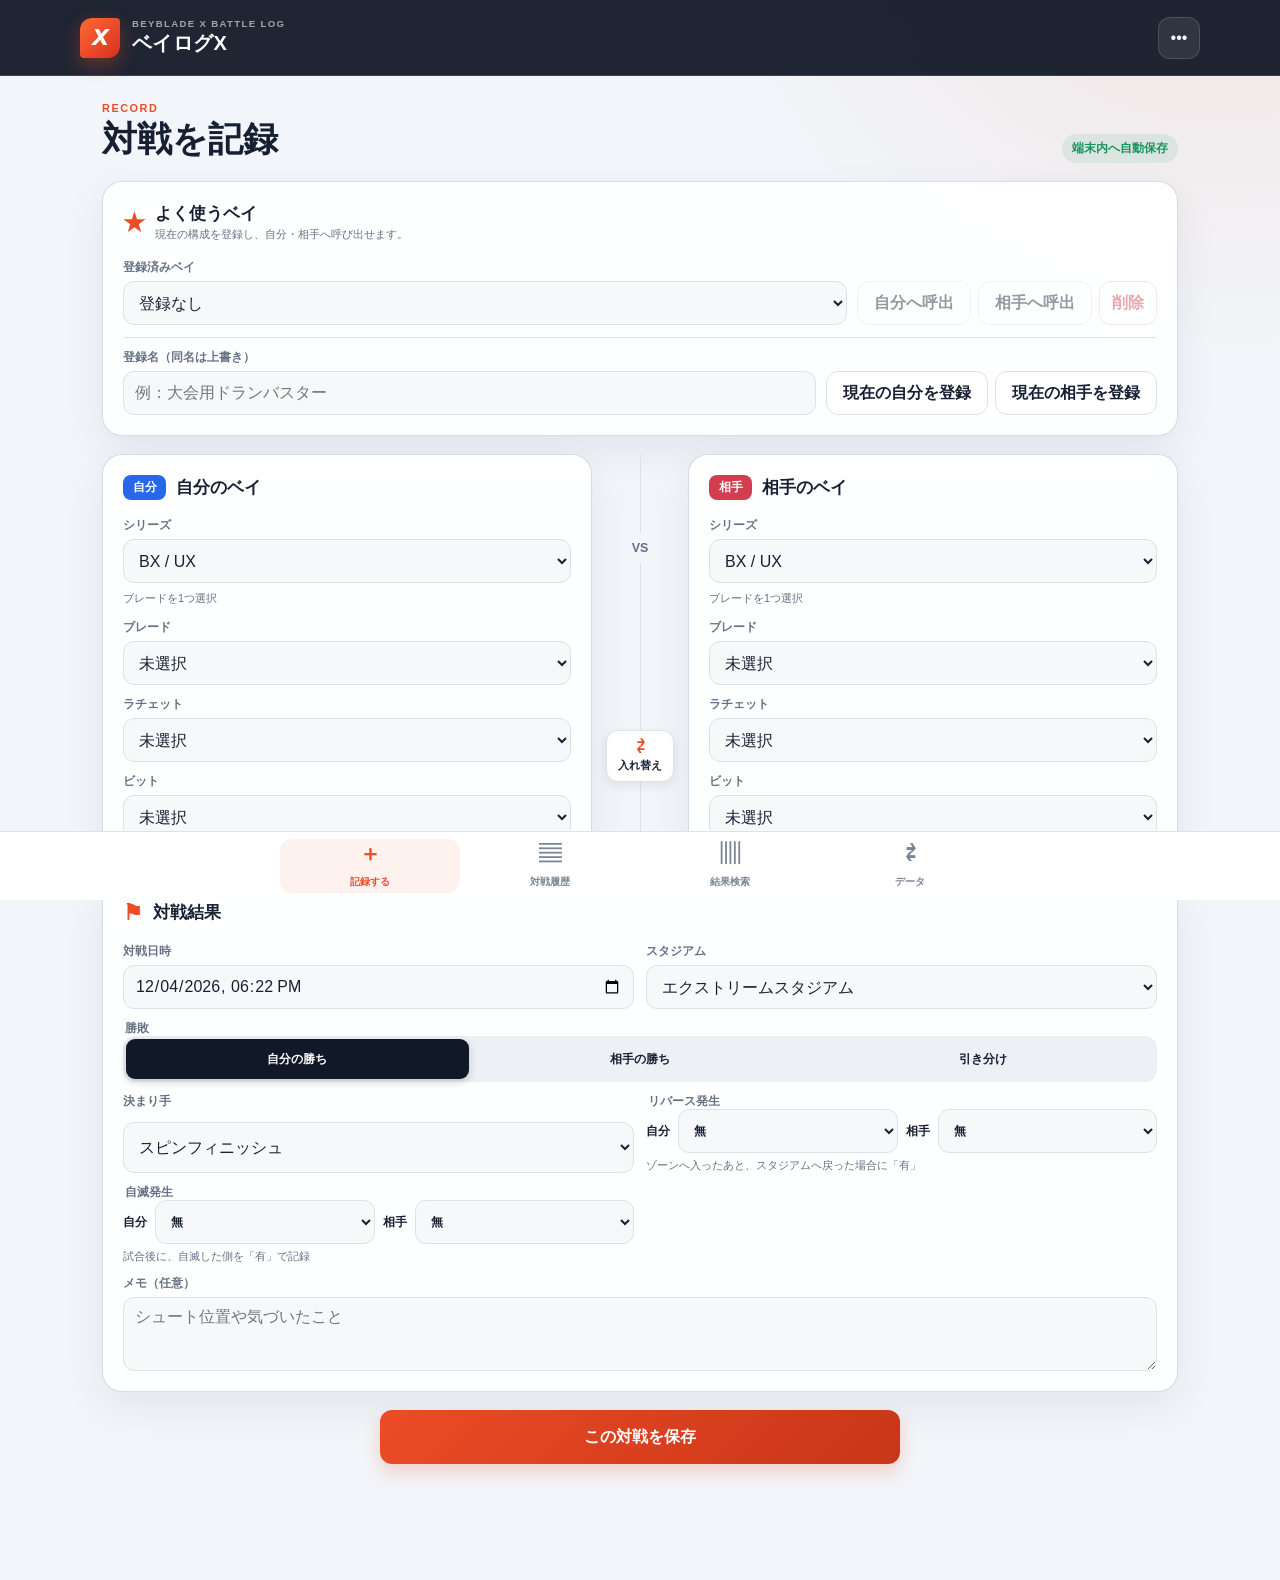
<file: docs/index.html>
<!doctype html>
<html lang="ja">
<head>
  <meta charset="utf-8">
  <meta name="viewport" content="width=device-width, initial-scale=1, viewport-fit=cover">
  <meta name="theme-color" content="#111827">
  <meta name="description" content="ベイブレードXの対戦記録・勝敗分析アプリ">
  <title>ベイログX Web</title>
  <link rel="manifest" href="./manifest.webmanifest">
  <link rel="icon" href="./icon.svg" type="image/svg+xml">
  <link rel="stylesheet" href="./styles.css">
</head>
<body>
  <header class="app-header">
    <div class="brand">
      <div class="brand-mark" aria-hidden="true">X</div>
      <div>
        <p class="eyebrow">BEYBLADE X BATTLE LOG</p>
        <h1>ベイログX</h1>
      </div>
    </div>
    <button id="data-menu-button" class="icon-button" type="button" aria-expanded="false" aria-controls="data-menu">
      <span aria-hidden="true">•••</span><span class="sr-only">データメニュー</span>
    </button>
    <div id="data-menu" class="data-menu" hidden>
      <button type="button" data-action="export-json">JSONバックアップを書き出す</button>
      <button type="button" data-action="import-json">JSONバックアップを読み込む</button>
      <button type="button" data-action="export-csv">CSVを書き出す</button>
    </div>
  </header>

  <main>
    <section id="record-view" class="view is-active" aria-labelledby="record-title">
      <div class="page-heading">
        <div>
          <p class="eyebrow">RECORD</p>
          <h2 id="record-title">対戦を記録</h2>
        </div>
        <span id="storage-status" class="status-pill">保存領域を確認中</span>
      </div>

      <form id="battle-form">
        <section class="card favorite-card">
          <div class="card-title">
            <span class="title-icon" aria-hidden="true">★</span>
            <div>
              <h3>よく使うベイ</h3>
              <p>現在の構成を登録し、自分・相手へ呼び出せます。</p>
            </div>
          </div>
          <div class="favorite-load-row">
            <label class="field">
              <span>登録済みベイ</span>
              <select id="favorite-select"><option value="">登録なし</option></select>
            </label>
            <div class="favorite-buttons">
              <button id="favorite-apply-my" class="secondary-button" type="button">自分へ呼出</button>
              <button id="favorite-apply-opponent" class="secondary-button" type="button">相手へ呼出</button>
              <button id="favorite-delete" class="favorite-delete-button" type="button">削除</button>
            </div>
          </div>
          <div class="favorite-save-row">
            <label class="field">
              <span>登録名（同名は上書き）</span>
              <input id="favorite-name" type="text" maxlength="40" placeholder="例：大会用ドランバスター">
            </label>
            <div class="favorite-buttons">
              <button id="favorite-save-my" class="secondary-button" type="button">現在の自分を登録</button>
              <button id="favorite-save-opponent" class="secondary-button" type="button">現在の相手を登録</button>
            </div>
          </div>
        </section>

        <div class="versus-grid">
          <section class="card config-card">
            <div class="card-title">
              <span class="side-badge mine">自分</span>
              <h3>自分のベイ</h3>
            </div>
            <div id="my-config" class="config-fields"></div>
          </section>

          <div class="versus-mark">
            <span class="versus-label" aria-hidden="true">VS</span>
            <button id="swap-sides" class="swap-button" type="button" aria-label="自分と相手を入れ替える">
              <span aria-hidden="true">⇄</span>
              入れ替え
            </button>
          </div>

          <section class="card config-card">
            <div class="card-title">
              <span class="side-badge opponent">相手</span>
              <h3>相手のベイ</h3>
            </div>
            <div id="opponent-config" class="config-fields"></div>
          </section>
        </div>

        <section class="card result-card">
          <div class="card-title">
            <span class="title-icon" aria-hidden="true">⚑</span>
            <h3>対戦結果</h3>
          </div>
          <div class="form-grid result-grid">
            <label class="field">
              <span>対戦日時</span>
              <input id="played-at" type="datetime-local" required>
            </label>
            <label class="field">
              <span>スタジアム</span>
              <select id="stadium">
                <option>エクストリームスタジアム</option>
                <option>インフィニティスタジアム</option>
              </select>
            </label>
            <fieldset class="field fieldset-wide">
              <legend>勝敗</legend>
              <div class="segmented three">
                <label><input type="radio" name="winner" value="自分の勝ち" checked><span>自分の勝ち</span></label>
                <label><input type="radio" name="winner" value="相手の勝ち"><span>相手の勝ち</span></label>
                <label><input type="radio" name="winner" value="引き分け"><span>引き分け</span></label>
              </div>
            </fieldset>
            <label class="field">
              <span>決まり手</span>
              <select id="finish">
                <option>スピンフィニッシュ</option>
                <option>オーバーフィニッシュ</option>
                <option>バーストフィニッシュ</option>
                <option>エクストリームフィニッシュ</option>
                <option>その他</option>
              </select>
            </label>
            <fieldset class="field">
              <legend>リバース発生</legend>
              <div class="reverse-grid">
                <label>自分 <select id="my-reverse"><option value="false">無</option><option value="true">有</option></select></label>
                <label>相手 <select id="opponent-reverse"><option value="false">無</option><option value="true">有</option></select></label>
              </div>
              <small>ゾーンへ入ったあと、スタジアムへ戻った場合に「有」</small>
            </fieldset>
            <fieldset class="field">
              <legend>自滅発生</legend>
              <div class="reverse-grid">
                <label>自分 <select id="my-self-destruct"><option value="false">無</option><option value="true">有</option></select></label>
                <label>相手 <select id="opponent-self-destruct"><option value="false">無</option><option value="true">有</option></select></label>
              </div>
              <small>試合後に、自滅した側を「有」で記録</small>
            </fieldset>
            <label class="field fieldset-wide">
              <span>メモ（任意）</span>
              <textarea id="note" rows="3" placeholder="シュート位置や気づいたこと"></textarea>
            </label>
          </div>
        </section>

        <button class="primary-button save-button" type="submit">この対戦を保存</button>
      </form>
    </section>

    <section id="history-view" class="view" aria-labelledby="history-title">
      <div class="page-heading">
        <div>
          <p class="eyebrow">HISTORY</p>
          <h2 id="history-title">対戦履歴</h2>
        </div>
        <button class="secondary-button" type="button" data-action="export-json">バックアップ</button>
      </div>
      <div id="history-summary" class="summary-grid"></div>
      <div id="history-list" class="history-list"></div>
    </section>

    <section id="analysis-view" class="view" aria-labelledby="analysis-title">
      <div class="page-heading">
        <div>
          <p class="eyebrow">ANALYSIS</p>
          <h2 id="analysis-title">結果検索</h2>
        </div>
      </div>
      <section class="card analysis-search">
        <div class="card-title">
          <span class="title-icon" aria-hidden="true">⌕</span>
          <div>
            <h3>ベイの対戦成績を検索</h3>
            <p>自分・相手を区別せず、ブレード・ラチェット・ビットで検索。</p>
          </div>
        </div>
        <div id="analysis-config" class="config-fields analysis-fields"></div>
        <p class="hint">ラチェットとビットは任意。未選択なら、そのパーツを問わず集計します。</p>
        <button id="open-advantage" class="primary-button analysis-action" type="button">有利不利判定を見る</button>
      </section>
      <section id="analysis-self-destruct" class="self-destruct-summary" hidden></section>
      <div id="analysis-heading"></div>
      <div id="analysis-results" class="analysis-results"></div>
    </section>

    <section id="advantage-view" class="view" aria-labelledby="advantage-title">
      <div class="page-heading">
        <div>
          <p class="eyebrow">MATCHUP JUDGEMENT</p>
          <h2 id="advantage-title">有利不利判定</h2>
        </div>
        <button id="advantage-back" class="secondary-button" type="button">結果検索へ戻る</button>
      </div>

      <section class="card judgement-rules">
        <h3>判定基準</h3>
        <p>同じ相手構成と10戦以上対戦したデータを判定します。</p>
        <div class="rule-chips">
          <span class="favorable">有利：勝率50%超・期待値0超</span>
          <span class="unfavorable">不利：勝率50%未満・期待値0未満</span>
          <span class="even">互角：勝率50%・期待値0</span>
          <span class="mixed">傾向混在：それ以外</span>
        </div>
        <small>ポイント期待値 ＝（獲得ポイント − 失点ポイント）÷ 対戦数</small>
      </section>

      <section class="advantage-controls">
        <div id="advantage-selection"></div>
        <label class="field advantage-sort">
          <span>並び順</span>
          <select id="advantage-sort">
            <option value="winRate">勝率が高い順</option>
            <option value="winRateLow">勝率が低い順</option>
            <option value="expectedPoints">ポイント期待値が高い順</option>
            <option value="expectedPointsLow">ポイント期待値が低い順</option>
          </select>
        </label>
      </section>
      <div id="advantage-results" class="advantage-results"></div>
    </section>

    <section id="data-view" class="view" aria-labelledby="data-title">
      <div class="page-heading">
        <div>
          <p class="eyebrow">DATA</p>
          <h2 id="data-title">データ管理</h2>
        </div>
      </div>
      <section class="card data-card">
        <h3>iPhone版とデータを引き継ぐ</h3>
        <p>JSONバックアップはWeb版とiPhone版の両方で読み込めます。読み込みは既存データを残し、新しい記録だけを追加します。</p>
        <div class="data-actions">
          <button class="primary-button" type="button" data-action="export-json">JSONを書き出す</button>
          <button class="secondary-button" type="button" data-action="import-json">JSONを読み込む</button>
          <button class="secondary-button" type="button" data-action="export-csv">CSVを書き出す</button>
        </div>
      </section>
      <section class="card data-card">
        <h3>Web版の保存について</h3>
        <p>対戦記録はこのブラウザのIndexedDBに自動保存されます。ブラウザの履歴やサイトデータを削除した場合に備え、定期的にJSONバックアップを保存してください。</p>
        <dl class="storage-details">
          <div><dt>保存済み</dt><dd id="data-record-count">0件</dd></div>
          <div><dt>永続ストレージ</dt><dd id="persistence-detail">確認中</dd></div>
        </dl>
      </section>
    </section>
  </main>

  <nav class="bottom-nav" aria-label="メインメニュー">
    <button class="is-active" type="button" data-view="record"><span aria-hidden="true">＋</span><span>記録する</span></button>
    <button type="button" data-view="history"><span aria-hidden="true">▤</span><span>対戦履歴</span></button>
    <button type="button" data-view="analysis"><span aria-hidden="true">▥</span><span>結果検索</span></button>
    <button type="button" data-view="data"><span aria-hidden="true">⇄</span><span>データ</span></button>
  </nav>

  <input id="json-file-input" type="file" accept="application/json,.json" hidden>
  <div id="toast" class="toast" role="status" aria-live="polite"></div>

  <dialog id="confirm-dialog">
    <form method="dialog">
      <h3>この記録を削除しますか？</h3>
      <p>削除後はJSONバックアップがない限り元に戻せません。</p>
      <div class="dialog-actions">
        <button value="cancel" class="secondary-button">キャンセル</button>
        <button value="confirm" class="danger-button">削除</button>
      </div>
    </form>
  </dialog>

  <script type="module" src="./app.js?v=13"></script>
</body>
</html>
</file>
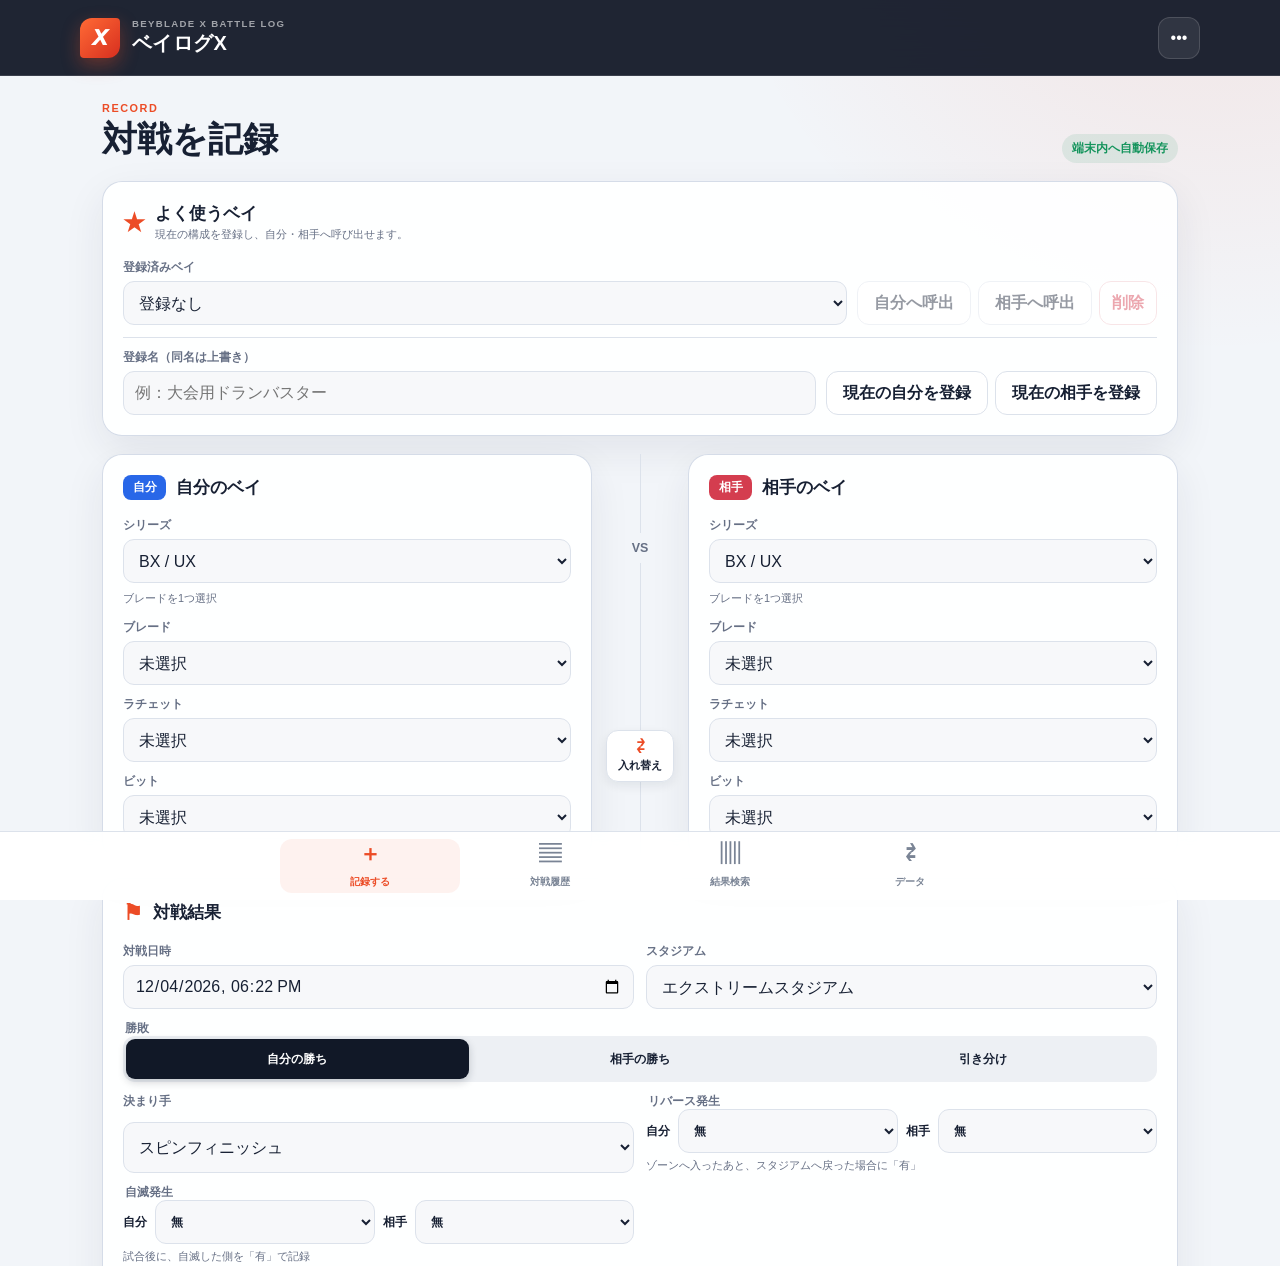
<file: docs/update.html>
<!doctype html>
<html lang="ja">
<head>
  <meta charset="utf-8">
  <meta name="viewport" content="width=device-width, initial-scale=1, viewport-fit=cover">
  <meta name="theme-color" content="#111827">
  <title>ベイログXを更新</title>
  <style>
    :root { color-scheme: light; font-family: -apple-system, BlinkMacSystemFont, "Hiragino Sans", sans-serif; }
    body { display: grid; min-height: 100svh; margin: 0; padding: 24px; place-items: center; color: #172033; background: #f2f4f7; box-sizing: border-box; }
    main { width: min(420px, 100%); padding: 28px; text-align: center; background: white; border-radius: 20px; box-shadow: 0 16px 50px rgba(17,24,39,.12); box-sizing: border-box; }
    h1 { margin: 0 0 10px; font-size: 1.25rem; }
    p { margin: 0; color: #687386; font-size: .88rem; line-height: 1.7; }
    .spinner { width: 34px; height: 34px; margin: 22px auto; border: 4px solid #e4e8ee; border-top-color: #ec4c26; border-radius: 50%; animation: spin .8s linear infinite; }
    a { display: inline-block; margin-top: 18px; color: #c63b1b; font-weight: 700; }
    @keyframes spin { to { transform: rotate(360deg); } }
  </style>
</head>
<body>
  <main>
    <h1>ベイログXを最新版に更新中</h1>
    <div class="spinner" aria-hidden="true"></div>
    <p id="status">古いキャッシュを解除しています。対戦データは削除されません。</p>
    <a id="manual-link" href="./" hidden>アプリを開く</a>
  </main>
  <script>
    async function resetAppCache() {
      try {
        const registrations = await navigator.serviceWorker?.getRegistrations?.() || [];
        await Promise.all(registrations.map(registration => registration.unregister()));
        const cacheNames = await caches?.keys?.() || [];
        await Promise.all(cacheNames.map(name => caches.delete(name)));
        location.replace(`./?updated=${Date.now()}`);
      } catch (error) {
        console.error(error);
        document.querySelector("#status").textContent = "自動更新できませんでした。下のリンクからアプリを開き、再読み込みしてください。";
        document.querySelector("#manual-link").hidden = false;
      }
    }
    resetAppCache();
  </script>
</body>
</html>
</file>
<file: docs/styles.css>
:root {
  color-scheme: light;
  --ink: #172033;
  --muted: #667085;
  --line: #dce2eb;
  --surface: #ffffff;
  --canvas: #f2f5f9;
  --accent: #ec4c26;
  --accent-dark: #c83518;
  --navy: #111827;
  --blue: #2867e8;
  --green: #14945c;
  --red: #d43d4f;
  --orange: #d97706;
  --radius: 20px;
  --shadow: 0 14px 40px rgba(32, 43, 67, 0.08);
}

* { box-sizing: border-box; }

html { background: var(--canvas); }

body {
  margin: 0;
  min-width: 320px;
  min-height: 100vh;
  color: var(--ink);
  background:
    radial-gradient(circle at 95% -10%, rgba(236, 76, 38, 0.12), transparent 32rem),
    var(--canvas);
  font-family: -apple-system, BlinkMacSystemFont, "Hiragino Sans", "Yu Gothic UI", "Noto Sans JP", sans-serif;
  -webkit-font-smoothing: antialiased;
}

button, input, select, textarea { font: inherit; }
button { cursor: pointer; }

.sr-only {
  position: absolute;
  width: 1px;
  height: 1px;
  padding: 0;
  margin: -1px;
  overflow: hidden;
  clip: rect(0, 0, 0, 0);
  white-space: nowrap;
  border: 0;
}

.app-header {
  position: sticky;
  z-index: 50;
  top: 0;
  display: flex;
  align-items: center;
  justify-content: space-between;
  min-height: 76px;
  padding: max(14px, env(safe-area-inset-top)) max(22px, calc((100vw - 1120px) / 2));
  color: white;
  background: rgba(17, 24, 39, 0.94);
  border-bottom: 1px solid rgba(255,255,255,0.12);
  backdrop-filter: blur(18px);
}

.brand { display: flex; align-items: center; gap: 12px; }
.brand h1 { margin: 1px 0 0; font-size: 1.25rem; letter-spacing: .02em; }
.brand .eyebrow { color: rgba(255,255,255,.58); font-size: .6rem; }

.brand-mark {
  display: grid;
  width: 40px;
  height: 40px;
  place-items: center;
  font-weight: 950;
  font-style: italic;
  font-size: 1.4rem;
  color: white;
  background: linear-gradient(135deg, #ff6a35, #d72f1f);
  border-radius: 12px 4px 12px 4px;
  box-shadow: 0 7px 18px rgba(236,76,38,.35);
}

.eyebrow {
  margin: 0;
  color: var(--accent);
  font-weight: 800;
  font-size: .68rem;
  letter-spacing: .14em;
}

.icon-button {
  width: 42px;
  height: 42px;
  color: white;
  border: 1px solid rgba(255,255,255,.14);
  border-radius: 12px;
  background: rgba(255,255,255,.08);
}

.data-menu {
  position: absolute;
  top: calc(100% - 8px);
  right: max(18px, calc((100vw - 1120px) / 2));
  width: min(290px, calc(100vw - 32px));
  padding: 8px;
  color: var(--ink);
  background: white;
  border: 1px solid var(--line);
  border-radius: 14px;
  box-shadow: 0 16px 48px rgba(0,0,0,.18);
}

.data-menu button {
  display: block;
  width: 100%;
  padding: 12px;
  text-align: left;
  border: 0;
  border-radius: 9px;
  background: transparent;
}

.data-menu button:hover { background: var(--canvas); }

main {
  width: min(1120px, 100%);
  min-height: calc(100vh - 160px);
  margin: 0 auto;
  padding: 26px 22px 116px;
}

.view { display: none; }
.view.is-active { display: block; animation: reveal .25s ease-out; }

@keyframes reveal {
  from { opacity: 0; transform: translateY(5px); }
}

.page-heading {
  display: flex;
  align-items: end;
  justify-content: space-between;
  gap: 16px;
  margin-bottom: 18px;
}

.page-heading h2 { margin: 2px 0 0; font-size: clamp(1.65rem, 4vw, 2.2rem); }

.status-pill {
  padding: 7px 10px;
  color: var(--green);
  background: rgba(20,148,92,.1);
  border-radius: 999px;
  font-size: .72rem;
  font-weight: 750;
}

.card {
  padding: 20px;
  background: rgba(255,255,255,.93);
  border: 1px solid rgba(210,218,230,.92);
  border-radius: var(--radius);
  box-shadow: var(--shadow);
}

.card-title { display: flex; align-items: center; gap: 10px; margin-bottom: 18px; }
.card-title h3 { margin: 0; font-size: 1.05rem; }
.card-title p { margin: 3px 0 0; color: var(--muted); font-size: .78rem; }
.title-icon { color: var(--accent); font-size: 1.4rem; font-weight: 900; }

.side-badge {
  min-width: 43px;
  padding: 5px 8px;
  color: white;
  text-align: center;
  font-size: .72rem;
  font-weight: 800;
  border-radius: 8px;
}
.side-badge.mine { background: var(--blue); }
.side-badge.opponent { background: var(--red); }

.versus-grid {
  display: grid;
  grid-template-columns: minmax(0, 1fr) 76px minmax(0, 1fr);
  align-items: center;
  gap: 10px;
}

.versus-mark {
  position: relative;
  display: grid;
  height: 100%;
  min-height: 80px;
  place-items: center;
}
.versus-mark::before {
  position: absolute;
  width: 1px;
  height: 100%;
  content: "";
  background: var(--line);
}
.versus-label {
  z-index: 1;
  padding: 8px 3px;
  color: var(--muted);
  background: var(--canvas);
  font-size: .78rem;
  font-weight: 900;
}
.swap-button {
  z-index: 1;
  display: grid;
  gap: 2px;
  min-width: 68px;
  min-height: 52px;
  margin-top: 10px;
  padding: 7px 6px;
  place-items: center;
  color: var(--ink);
  background: white;
  border: 1px solid var(--line);
  border-radius: 12px;
  box-shadow: 0 4px 12px rgba(17,24,39,.08);
  font-size: .68rem;
  font-weight: 800;
}
.swap-button span { color: var(--accent); font-size: 1.15rem; line-height: 1; }
.swap-button:active { transform: translateY(1px); }

.favorite-card { margin-bottom: 18px; }
.favorite-card .card-title p { margin: 3px 0 0; color: var(--muted); font-size: .68rem; }
.favorite-load-row, .favorite-save-row {
  display: grid;
  grid-template-columns: minmax(220px, 1fr) auto;
  align-items: end;
  gap: 10px;
}
.favorite-save-row { margin-top: 12px; padding-top: 12px; border-top: 1px solid var(--line); }
.favorite-buttons { display: flex; flex-wrap: wrap; gap: 7px; }
.favorite-buttons button { min-height: 44px; }
.favorite-delete-button { padding: 9px 12px; color: var(--red); background: white; border: 1px solid #efc6cb; border-radius: 12px; font-weight: 800; }
.favorite-buttons button:disabled { cursor: not-allowed; opacity: .45; }

.config-fields, .form-grid { display: grid; gap: 12px; }

.field { display: grid; gap: 6px; min-width: 0; }
.field > span, .field legend {
  color: var(--muted);
  font-size: .72rem;
  font-weight: 700;
}

.field select, .field input, .field textarea {
  width: 100%;
  min-height: 44px;
  padding: 9px 11px;
  color: var(--ink);
  background: #f7f8fa;
  border: 1px solid var(--line);
  border-radius: 11px;
  outline: none;
}
.field textarea { resize: vertical; }
.field select:focus, .field input:focus, .field textarea:focus {
  border-color: var(--accent);
  box-shadow: 0 0 0 3px rgba(236,76,38,.12);
}

.system-note { margin: -3px 0 2px; color: var(--muted); font-size: .68rem; }

.result-card { margin-top: 18px; }
.result-grid { grid-template-columns: repeat(2, minmax(0, 1fr)); }
.fieldset-wide { grid-column: 1 / -1; }
fieldset.field { margin: 0; padding: 0; border: 0; }
fieldset.field small { color: var(--muted); font-size: .66rem; }

.segmented {
  display: grid;
  padding: 3px;
  background: #edf0f4;
  border-radius: 12px;
}
.segmented.three { grid-template-columns: repeat(3, 1fr); }
.segmented input { position: absolute; opacity: 0; pointer-events: none; }
.segmented span {
  display: grid;
  min-height: 40px;
  padding: 7px;
  place-items: center;
  text-align: center;
  border-radius: 9px;
  font-size: .78rem;
  font-weight: 750;
}
.segmented input:checked + span {
  color: white;
  background: var(--navy);
  box-shadow: 0 3px 8px rgba(17,24,39,.2);
}

.reverse-grid { display: grid; grid-template-columns: 1fr 1fr; gap: 8px; }
.reverse-grid label {
  display: grid;
  grid-template-columns: auto 1fr;
  align-items: center;
  gap: 8px;
  font-size: .78rem;
  font-weight: 700;
}

.primary-button, .secondary-button, .danger-button {
  min-height: 44px;
  padding: 10px 16px;
  border-radius: 12px;
  font-weight: 800;
}
.primary-button {
  color: white;
  background: linear-gradient(135deg, var(--accent), var(--accent-dark));
  border: 0;
  box-shadow: 0 8px 18px rgba(236,76,38,.22);
}
.secondary-button { color: var(--ink); background: white; border: 1px solid var(--line); }
.danger-button { color: white; background: var(--red); border: 0; }
.save-button { display: block; width: min(520px, 100%); margin: 18px auto 0; min-height: 54px; }

.summary-grid {
  display: grid;
  grid-template-columns: repeat(4, 1fr);
  gap: 10px;
  margin-bottom: 18px;
}
.summary-tile {
  padding: 16px 10px;
  text-align: center;
  background: white;
  border: 1px solid var(--line);
  border-radius: 15px;
}
.summary-tile strong { display: block; font-size: 1.55rem; }
.summary-tile span { color: var(--muted); font-size: .72rem; }
.summary-tile.win strong { color: var(--green); }
.summary-tile.loss strong { color: var(--red); }

.history-list, .analysis-results { display: grid; gap: 12px; }
.empty-state {
  padding: 60px 20px;
  color: var(--muted);
  text-align: center;
  background: rgba(255,255,255,.55);
  border: 1px dashed #cbd3df;
  border-radius: var(--radius);
}
.empty-state strong { display: block; margin-bottom: 5px; color: var(--ink); }

.history-item {
  display: grid;
  grid-template-columns: 45px 1fr auto;
  align-items: center;
  gap: 12px;
  padding: 15px;
  background: white;
  border: 1px solid var(--line);
  border-radius: 16px;
}
.result-orb {
  display: grid;
  width: 40px;
  height: 40px;
  place-items: center;
  color: white;
  background: var(--green);
  border-radius: 50%;
  font-size: .72rem;
  font-weight: 900;
}
.history-item.loss .result-orb { background: var(--red); }
.history-item.draw .result-orb { background: #7c8799; }
.history-main { min-width: 0; }
.history-main strong, .history-main span { display: block; overflow: hidden; text-overflow: ellipsis; white-space: nowrap; }
.history-main strong { font-size: .88rem; }
.history-main span { margin-top: 3px; color: var(--muted); font-size: .72rem; }
.history-meta { margin-top: 6px !important; color: #8c96a7 !important; font-size: .66rem !important; }
.delete-button { padding: 8px; color: var(--red); background: transparent; border: 0; border-radius: 8px; }

.analysis-search { margin-bottom: 18px; }
.analysis-fields { grid-template-columns: repeat(3, minmax(0, 1fr)); }
.analysis-fields .field:first-child { grid-column: 1 / -1; }
.hint { margin: 14px 0 0; color: var(--muted); font-size: .7rem; }
.analysis-action { width: 100%; margin-top: 14px; }
.analysis-action:disabled { cursor: not-allowed; opacity: .45; box-shadow: none; }
.self-destruct-summary {
  display: grid;
  grid-template-columns: 1fr auto;
  align-items: center;
  gap: 18px;
  padding: 17px 18px;
  color: white;
  background: linear-gradient(135deg, #9f2530, var(--red));
  border-radius: 16px;
  box-shadow: 0 10px 24px rgba(190,44,58,.2);
}
.self-destruct-summary[hidden] { display: none; }
.self-destruct-summary > div:first-child { display: grid; gap: 3px; min-width: 0; }
.self-destruct-summary > div:first-child strong { overflow: hidden; text-overflow: ellipsis; white-space: nowrap; font-size: .9rem; }
.self-destruct-summary small { color: rgba(255,255,255,.76); font-size: .65rem; }
.self-destruct-label { color: rgba(255,255,255,.85); font-size: .68rem; font-weight: 800; }
.self-destruct-metric { min-width: 92px; text-align: center; }
.self-destruct-metric strong, .self-destruct-metric span, .self-destruct-metric small { display: block; }
.self-destruct-metric strong { font-size: 1.55rem; line-height: 1; }
.self-destruct-metric span { margin: 4px 0 2px; font-size: .68rem; font-weight: 800; }
#analysis-heading { margin: 24px 2px 10px; }
#analysis-heading h3 { margin: 0; font-size: 1rem; }
#analysis-heading p { margin: 3px 0 0; color: var(--muted); font-size: .72rem; }

.matchup-card { padding: 18px; }
.matchup-opponent h3 { margin: 0; font-size: 1rem; }
.bit-chip { display: inline-block; margin-top: 6px; padding: 4px 8px; color: var(--muted); background: #f0f2f5; border-radius: 999px; font-size: .68rem; font-weight: 750; }
.metrics { display: grid; grid-template-columns: repeat(4, 1fr); gap: 8px; margin: 15px 0; }
.metric { padding: 10px 6px; text-align: center; background: #f5f7fa; border-radius: 11px; }
.metric strong, .metric span { display: block; }
.metric strong { font-size: 1rem; }
.metric span { margin-top: 2px; color: var(--muted); font-size: .6rem; }
.metric.win strong { color: var(--green); }
.metric.loss strong { color: var(--red); }
.metric.rate strong { color: var(--blue); }
.breakdowns { display: grid; grid-template-columns: 1fr 1fr; gap: 10px; padding-top: 13px; border-top: 1px solid var(--line); }
.breakdown { font-size: .76rem; }
.breakdown span { display: block; margin-bottom: 3px; color: var(--muted); font-size: .64rem; font-weight: 750; }
.reverse-stats { display: flex; flex-wrap: wrap; gap: 8px 18px; margin-top: 13px; padding-top: 12px; border-top: 1px solid var(--line); color: var(--muted); font-size: .7rem; }
.reverse-stats strong { color: var(--orange); }

.judgement-rules { padding: 18px; }
.judgement-rules h3 { margin: 0 0 5px; }
.judgement-rules p { margin: 0; color: var(--muted); font-size: .78rem; }
.judgement-rules > small { display: block; margin-top: 12px; color: var(--muted); font-size: .68rem; }
.rule-chips { display: flex; flex-wrap: wrap; gap: 7px; margin-top: 13px; }
.rule-chips span, .judgement-badge { padding: 6px 9px; border-radius: 999px; font-size: .68rem; font-weight: 850; }
.favorable { color: #126334; background: #daf4e3; }
.unfavorable { color: #a12532; background: #fbe0e3; }
.even { color: #31578d; background: #e3ecfa; }
.mixed { color: #75560d; background: #f8edc9; }
.advantage-controls {
  display: grid;
  grid-template-columns: 1fr minmax(190px, 260px);
  align-items: end;
  gap: 14px;
  margin: 18px 0 12px;
}
#advantage-selection { display: grid; gap: 3px; min-width: 0; }
#advantage-selection span { color: var(--muted); font-size: .68rem; font-weight: 750; }
#advantage-selection strong { overflow: hidden; text-overflow: ellipsis; white-space: nowrap; }
.advantage-results { display: grid; gap: 10px; }
.advantage-row {
  display: grid;
  grid-template-columns: 32px minmax(170px, 1fr) auto minmax(80px, .42fr) minmax(120px, .55fr);
  align-items: center;
  gap: 12px;
  padding: 14px 16px;
}
.ranking-number { color: var(--muted); text-align: center; font-size: .8rem; font-weight: 900; }
.advantage-opponent { display: grid; gap: 2px; min-width: 0; }
.advantage-opponent > span, .advantage-opponent small { color: var(--muted); font-size: .65rem; }
.advantage-opponent strong { overflow: hidden; text-overflow: ellipsis; white-space: nowrap; font-size: .82rem; }
.judgement-badge { text-align: center; white-space: nowrap; }
.advantage-value { text-align: right; }
.advantage-value strong, .advantage-value span { display: block; }
.advantage-value strong { font-size: 1rem; }
.advantage-value span { margin-top: 2px; color: var(--muted); font-size: .6rem; }
.advantage-value.expected strong { color: var(--blue); }

.data-card { margin-bottom: 14px; }
.data-card h3 { margin: 0 0 8px; }
.data-card p { margin: 0; color: var(--muted); font-size: .84rem; line-height: 1.7; }
.data-actions { display: flex; flex-wrap: wrap; gap: 9px; margin-top: 18px; }
.storage-details { margin: 18px 0 0; }
.storage-details div { display: flex; justify-content: space-between; padding: 10px 0; border-top: 1px solid var(--line); }
.storage-details dt { color: var(--muted); }
.storage-details dd { margin: 0; font-weight: 800; }

.bottom-nav {
  position: fixed;
  z-index: 40;
  right: 0;
  bottom: 0;
  left: 0;
  display: grid;
  grid-template-columns: repeat(4, 1fr);
  padding: 7px max(8px, calc((100vw - 720px) / 2)) max(7px, env(safe-area-inset-bottom));
  background: rgba(255,255,255,.94);
  border-top: 1px solid var(--line);
  backdrop-filter: blur(18px);
}
.bottom-nav button {
  display: grid;
  gap: 3px;
  min-height: 54px;
  place-items: center;
  color: #7a8495;
  background: transparent;
  border: 0;
  border-radius: 12px;
  font-size: .65rem;
  font-weight: 700;
}
.bottom-nav button span:first-child { font-size: 1.35rem; line-height: 1; }
.bottom-nav button.is-active { color: var(--accent); background: rgba(236,76,38,.07); }

.toast {
  position: fixed;
  z-index: 100;
  left: 50%;
  bottom: calc(90px + env(safe-area-inset-bottom));
  max-width: calc(100vw - 32px);
  padding: 11px 16px;
  color: white;
  text-align: center;
  background: rgba(17,24,39,.94);
  border-radius: 999px;
  box-shadow: 0 12px 30px rgba(0,0,0,.2);
  opacity: 0;
  pointer-events: none;
  transform: translate(-50%, 12px);
  transition: .2s ease;
  font-size: .78rem;
  font-weight: 750;
}
.toast.is-visible { opacity: 1; transform: translate(-50%, 0); }

dialog {
  width: min(420px, calc(100vw - 32px));
  color: var(--ink);
  border: 0;
  border-radius: 18px;
  box-shadow: 0 24px 80px rgba(0,0,0,.3);
}
dialog::backdrop { background: rgba(15,23,42,.5); backdrop-filter: blur(3px); }
dialog h3 { margin-top: 0; }
dialog p { color: var(--muted); font-size: .82rem; }
.dialog-actions { display: flex; justify-content: flex-end; gap: 8px; margin-top: 20px; }

@media (max-width: 760px) {
  main { padding: 21px 14px 112px; }
  .app-header { padding-right: 16px; padding-left: 16px; }
  .versus-grid { grid-template-columns: 1fr; }
  .versus-mark { min-height: 38px; }
  .versus-mark::before { width: 100%; height: 1px; }
  .versus-label { padding: 3px 10px; }
  .swap-button {
    position: absolute;
    right: 10px;
    display: flex;
    min-height: 36px;
    margin: 0;
    padding: 6px 10px;
  }
  .result-grid, .analysis-fields { grid-template-columns: 1fr; }
  .fieldset-wide, .analysis-fields .field:first-child { grid-column: auto; }
  .metrics { grid-template-columns: 1fr 1fr; }
  .favorite-load-row, .favorite-save-row { grid-template-columns: 1fr; align-items: stretch; }
  .favorite-buttons button { flex: 1; }
  .advantage-row { grid-template-columns: 28px 1fr auto; }
  .advantage-value { text-align: left; }
  .advantage-value.win-rate { grid-column: 2; }
}

@media (max-width: 440px) {
  .summary-grid { grid-template-columns: repeat(2, 1fr); }
  .segmented span { font-size: .7rem; }
  .breakdowns { grid-template-columns: 1fr; }
  .page-heading .secondary-button { padding: 8px 10px; font-size: .72rem; }
  .self-destruct-summary { grid-template-columns: 1fr; }
  .self-destruct-metric { display: grid; grid-template-columns: auto auto 1fr; align-items: baseline; gap: 6px; text-align: left; }
  .advantage-controls { grid-template-columns: 1fr; }
  .advantage-row { grid-template-columns: 24px 1fr; }
  .judgement-badge { grid-column: 2; justify-self: start; }
  .advantage-value { grid-column: 2; }
}
</file>
